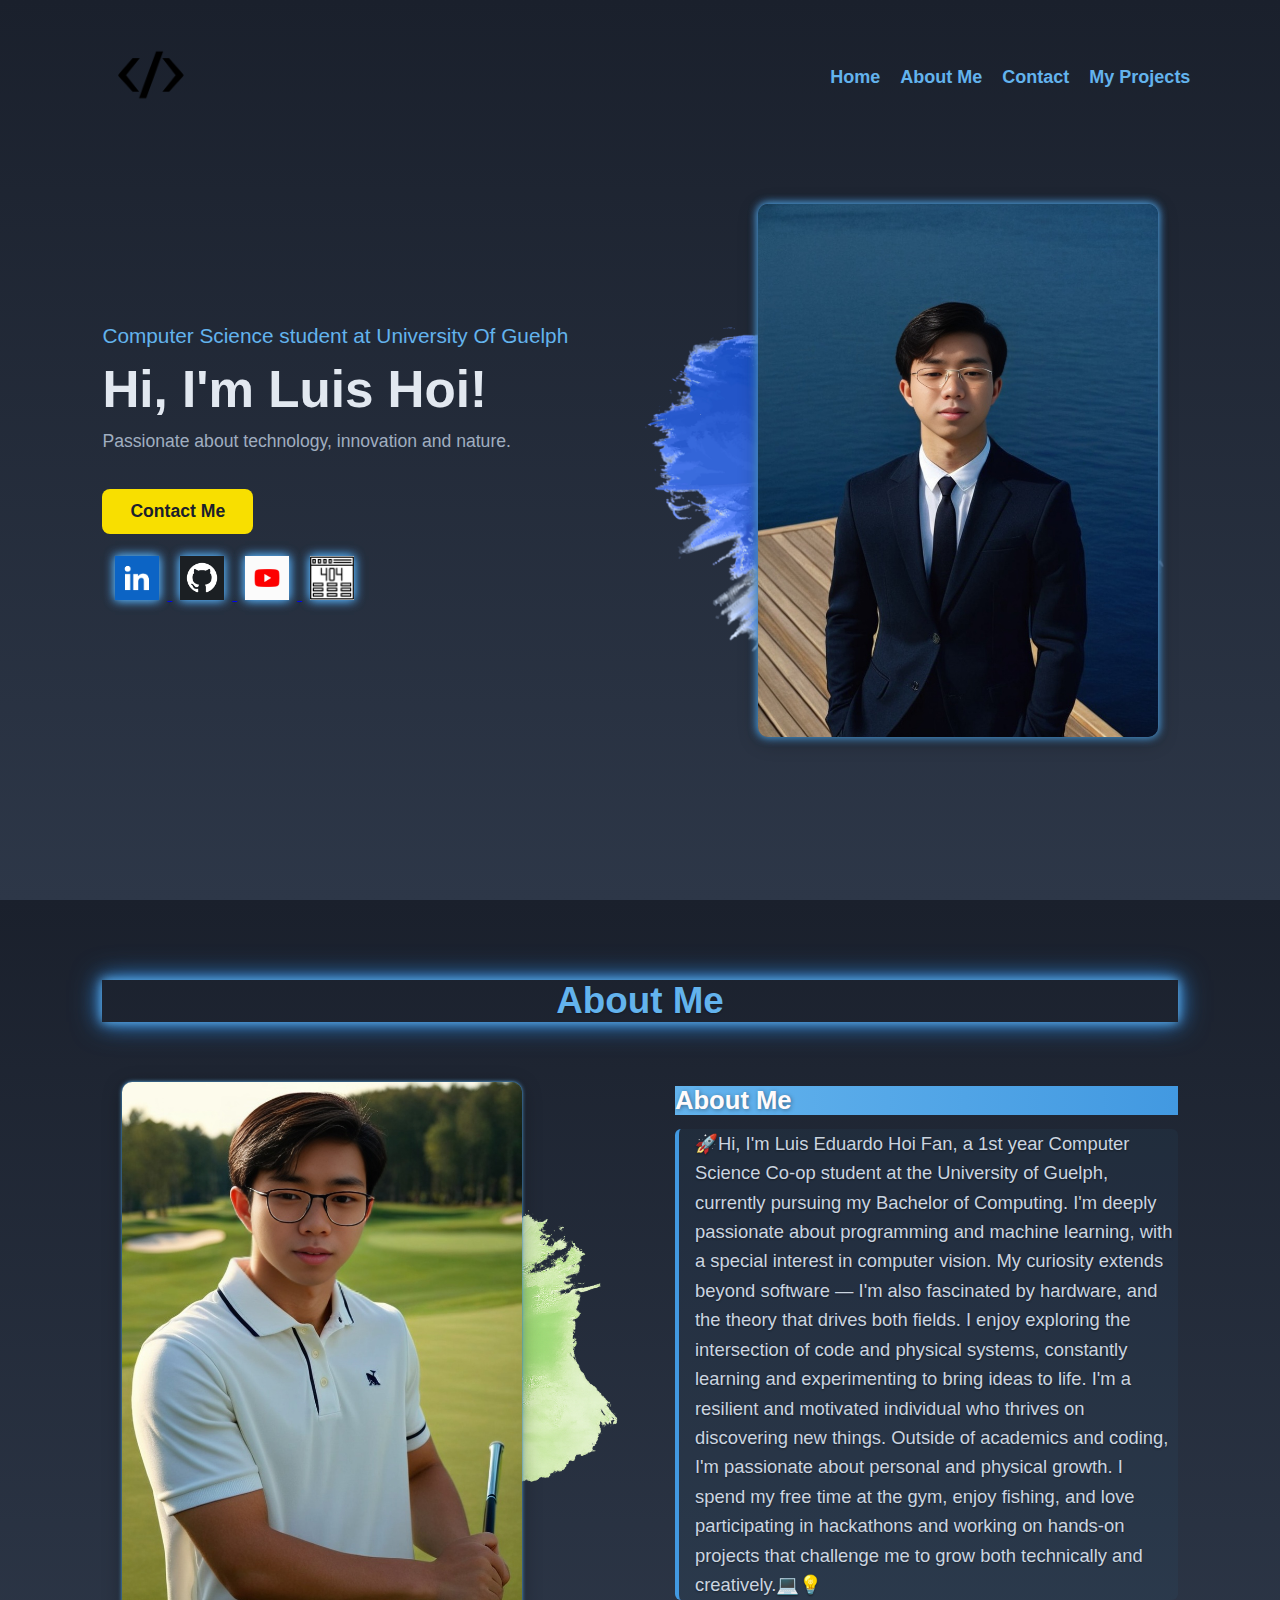
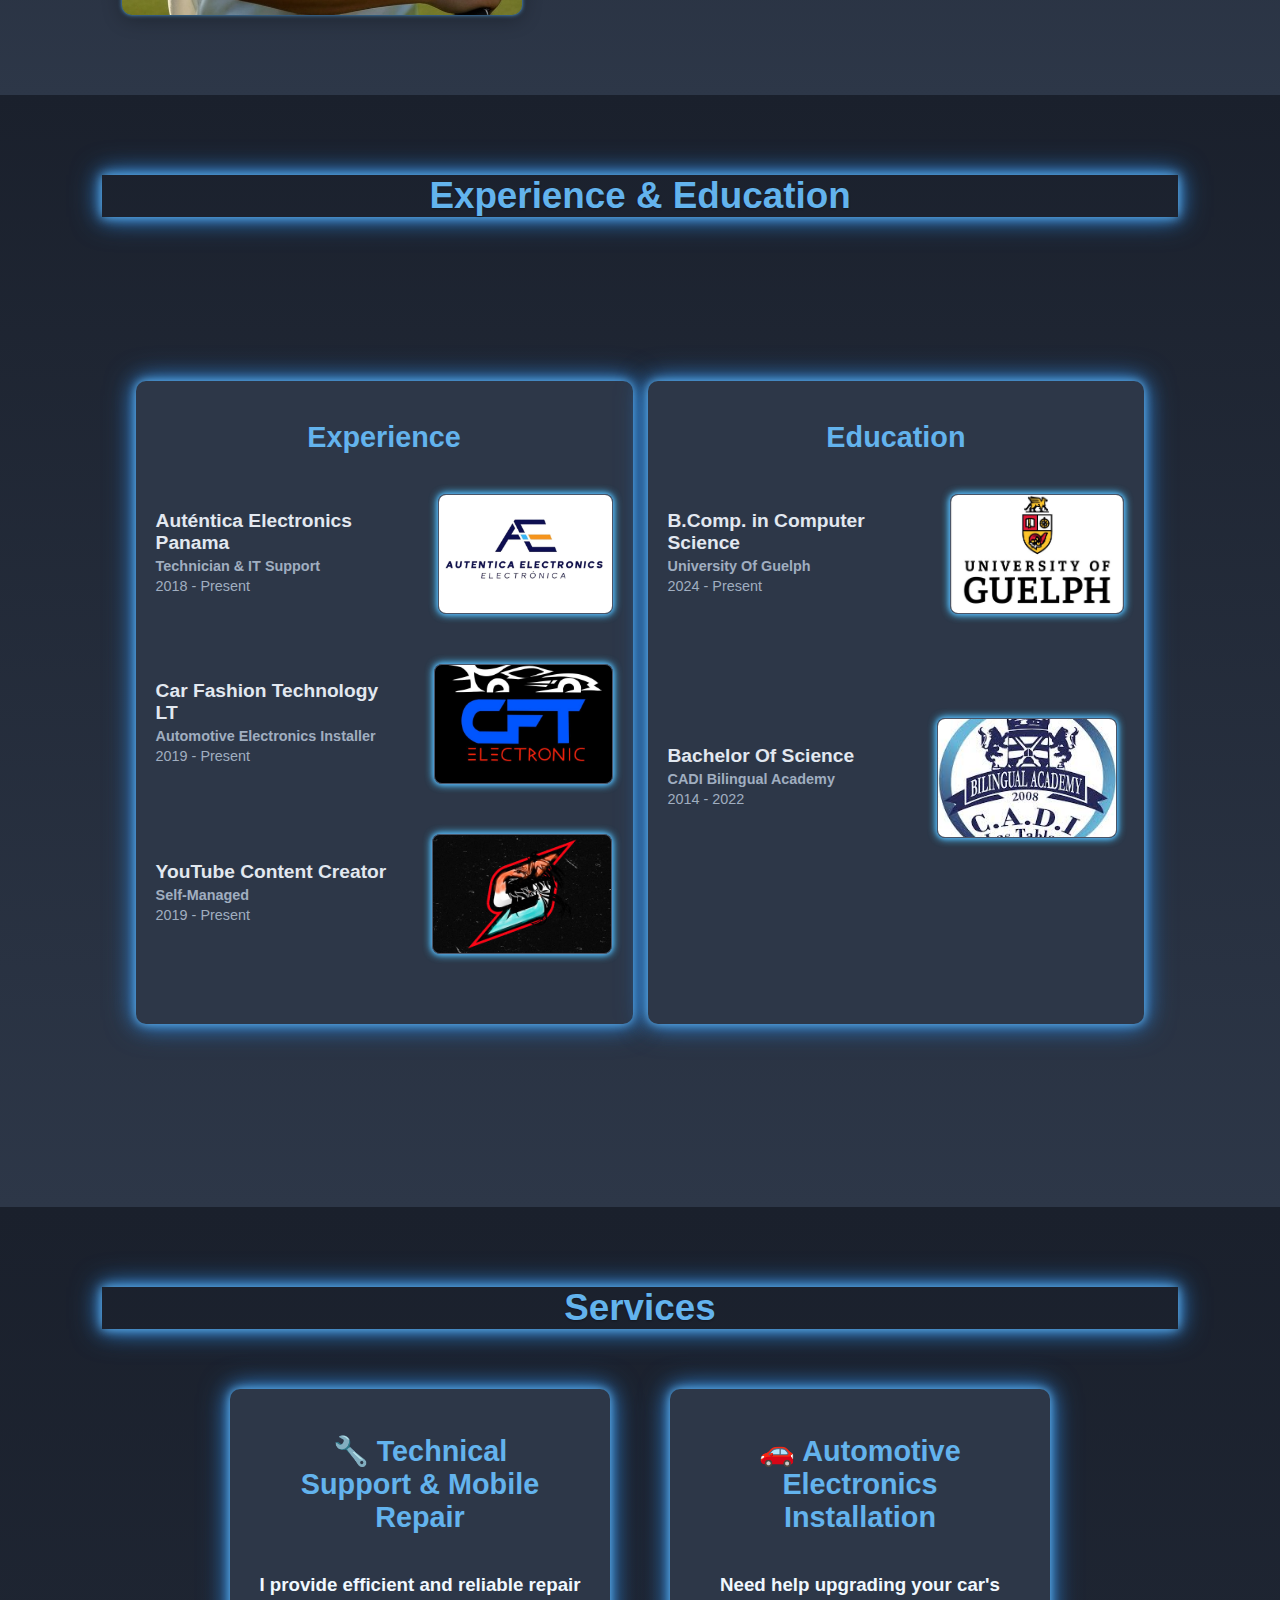
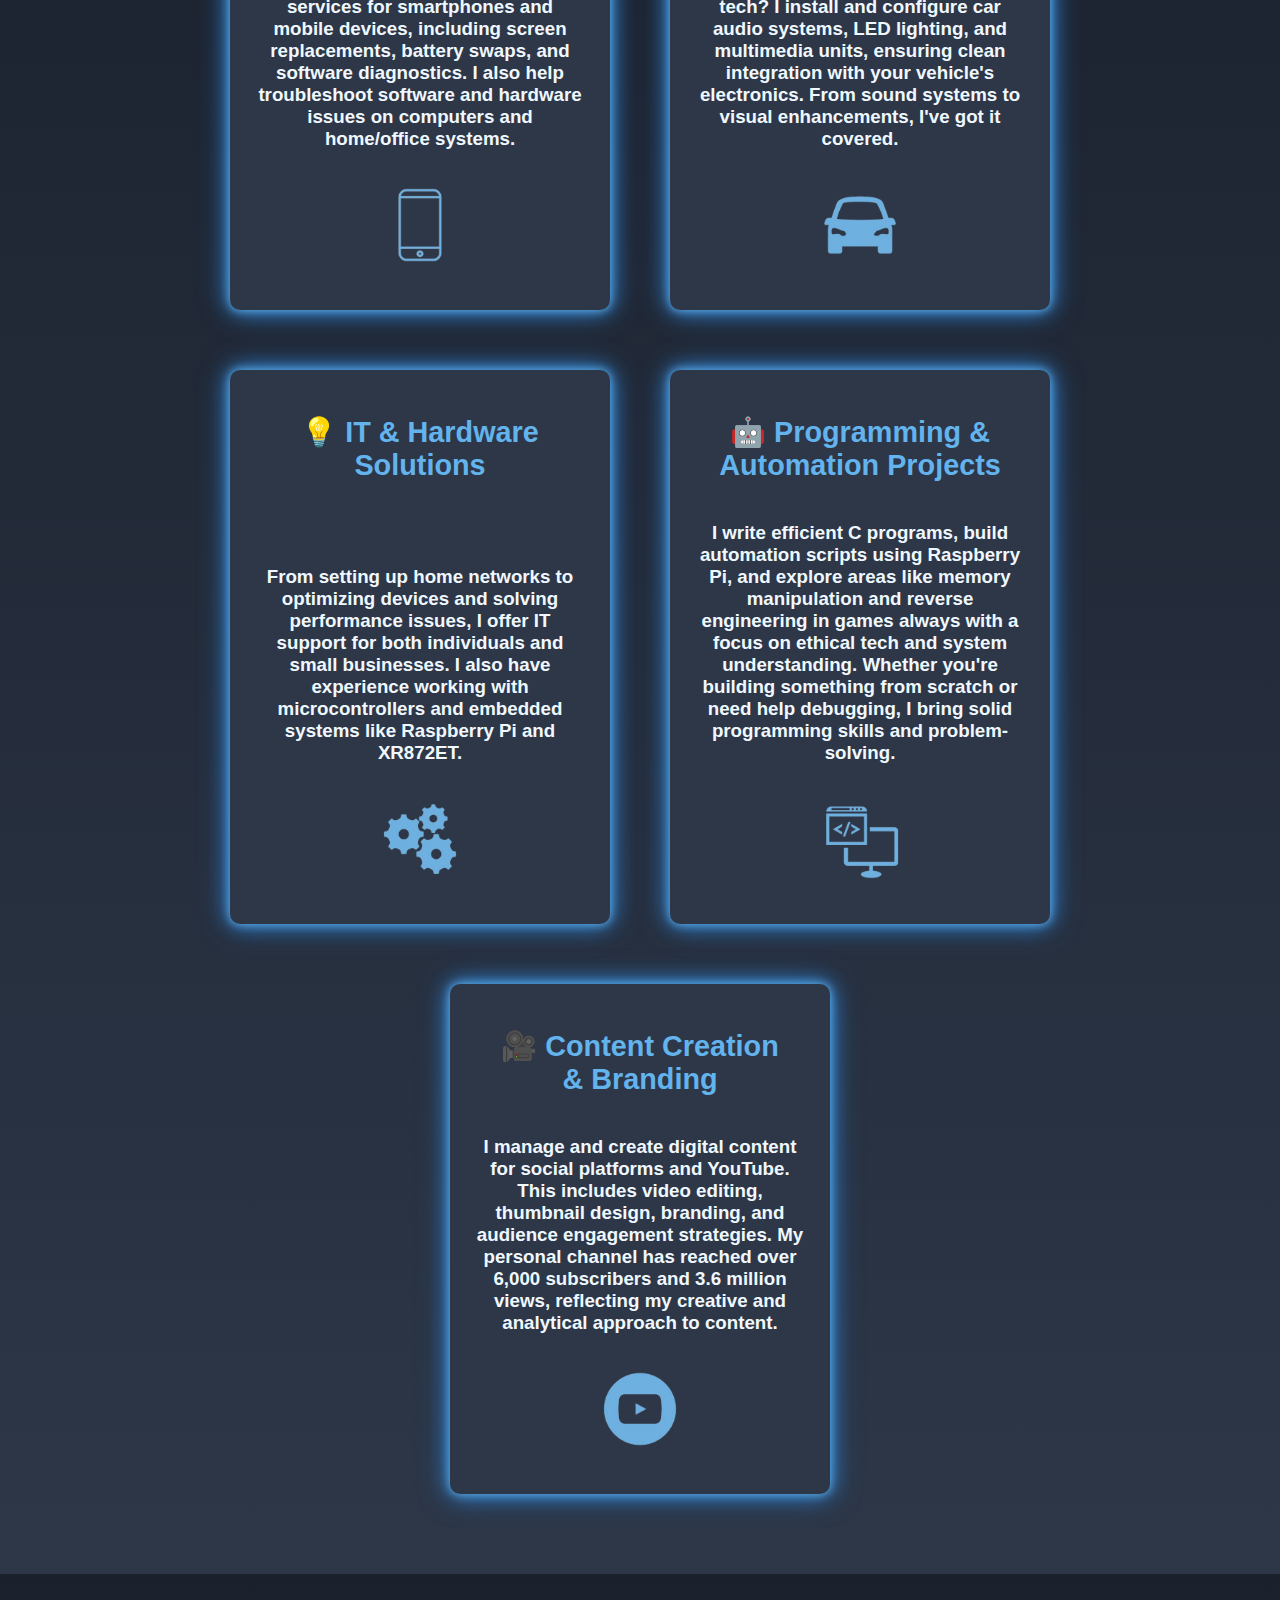
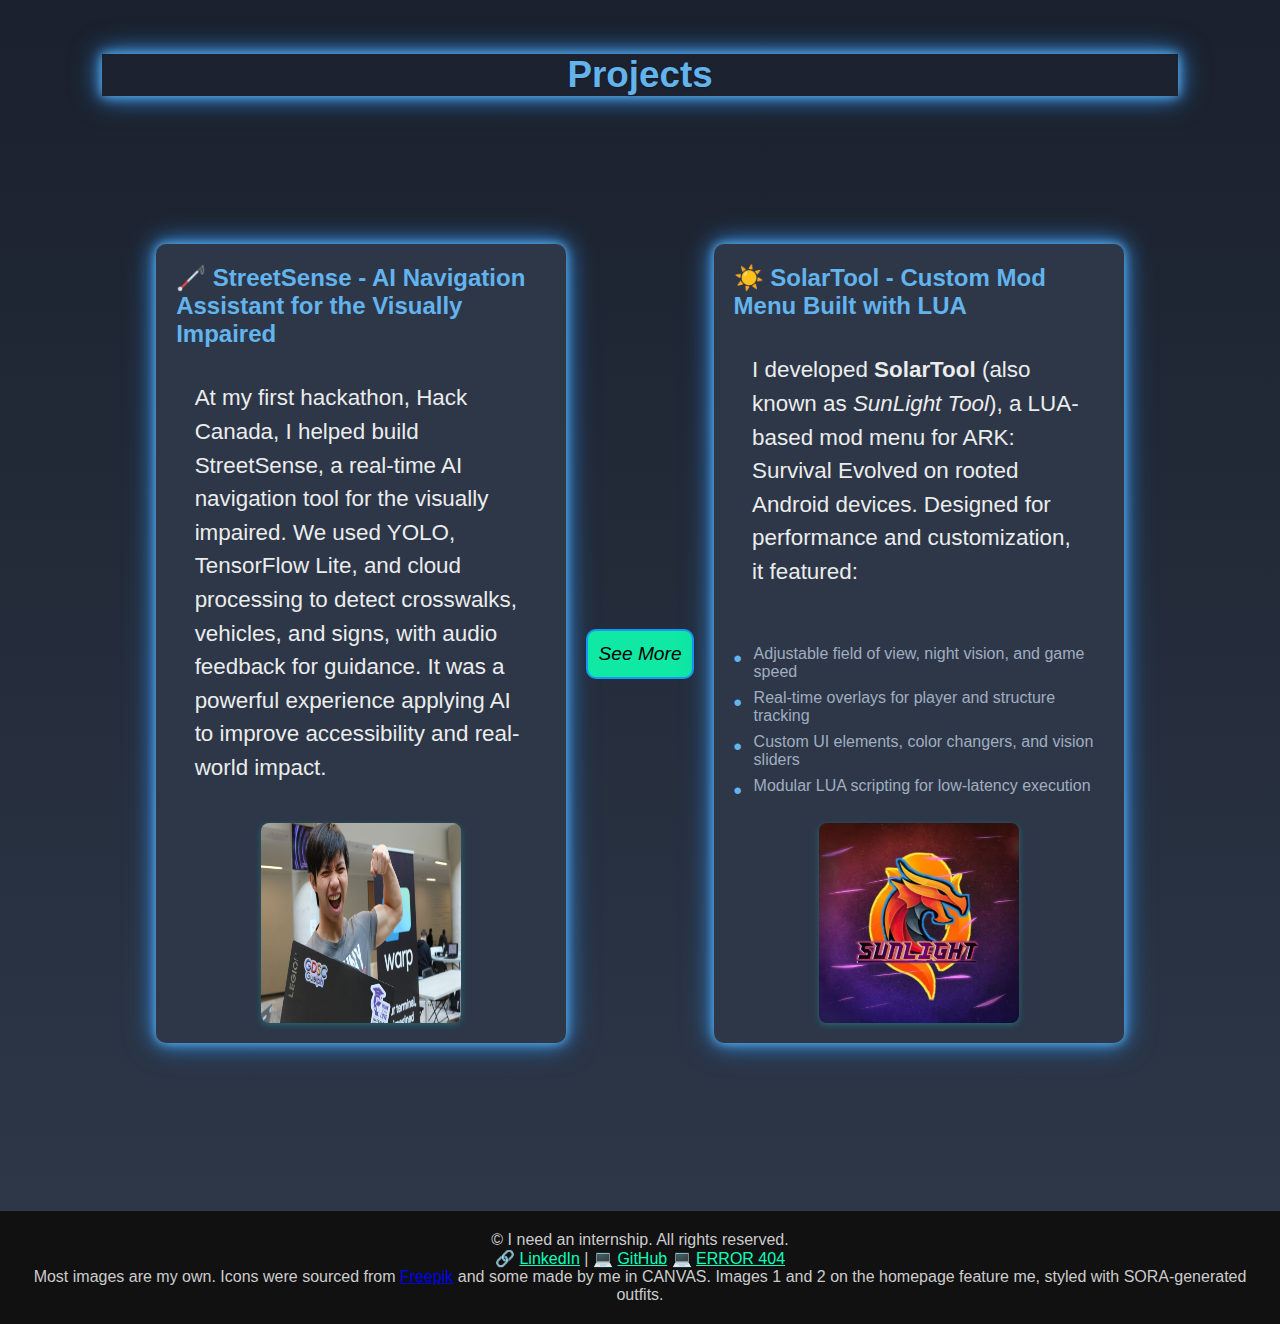
<file: index.html>
<!DOCTYPE html>
<html lang="en">
<head>
<meta charset="UTF-8">
<meta name="viewport" content="width=device-width, initial-scale=1.0">
<title>Luis Hoi</title>
<link rel="stylesheet" href="webstyle.css">
<meta name="robots" content="index, follow">
<meta name="theme-color" content="#09f">
<link rel="icon" href="logocode.png">
<meta name="description" content="Luis Hoi portfolio, University of Guelph CS Student">
</head>
<body>
<div class="page-container">
  <div class="nav-bar">
    <a href="home.html"><img title="logo" src="images/logocode.png" alt="logo" class="nav-emblem"></a>
    <ul class="nav-list">
      <li><a href="home.html" rel="noopener noreferrer">Home</a></li>
      <li><a href="two.html" rel="noopener noreferrer">About Me</a></li>
      <li><a href="one.html" rel="noopener noreferrer">Contact</a></li>
      <li><a href="projects.html" rel="noopener noreferrer">My Projects</a></li>
    </ul>
  </div>






    <section id="inicio" class="intro-section">
      <div class="banner-layout">
        <div class="banner-info">
          <h3 class="home-banner-h3">Computer Science student at University Of Guelph</h3>
          <h1>Hi, I'm Luis Hoi!</h1>
          <p>Passionate about technology, innovation and nature.</p>
          <a href="one.html">
            <button class="home-banner-btn">Contact Me</button>
          </a>
        <p class="social-links">
          <a href="https://www.linkedin.com/in/luis-hoi-41a8302a4/" target="_blank">
            <img src="images/lindin.png" alt="LinkedIn" width="44"  class="social-icon"height="44">
          </a>
          <a href="https://github.com/Solarcemir" target="_blank">
            <img src="images/githubb.webp" alt="GitHub" class="social-icon" width="44" height="44">
          </a>
          <a href="https://www.youtube.com/@solarcemir534" target="_blank">
            <img src="images/ytt.png" alt="YouTube" width="44" height="44"  class="social-icon">
          </a>
          <a href="404.html" target="_blank">
            <img src="images/404.jpg" alt="404" width="44" height="44"  class="social-icon">
          </a>
        </p>
      </div>
      <div class="home-profile-pic">
        <img src="images/meinblacksuit.png" alt="Luis Hoi portrait" class="profile-img">
      </div>
    </div>
    </section>
  </div>







  <main>
    <section id="sobre-mi" class="bio-block">
      <h2 class="section-title">About Me</h2>
      <div class="bio-layout">
        <div class="home-bio-pic">
          <img src="images/meingolf.png" class="bio-img">
      </div>
      <div class="bio-desc">
        <h3>About Me</h3>
        <p>🚀Hi, I'm Luis Eduardo Hoi Fan, a 1st year Computer Science Co-op student at the University of Guelph, currently pursuing my Bachelor of Computing. I'm deeply passionate about programming and machine learning, with a special interest in computer vision.
          My curiosity extends beyond software — I'm also fascinated by hardware, and the theory that drives both fields. I enjoy exploring the intersection of code and physical systems, constantly learning and experimenting to bring ideas to life.
          I'm a resilient and motivated individual who thrives on discovering new things. Outside of academics and coding, I'm passionate about personal and physical growth. I spend my free time at the gym, enjoy fishing, and love participating in hackathons and working on hands-on projects that challenge me to grow both technically and creatively.💻💡</p>
      </div>
    </div>
  </section>

  <section class="exp-edu-section">
    <h2 class="section-title">Experience & Education</h2>
    <div class="exp-edu-layout">
      <div class="work-exp">
        <h3 class="subheading">Experience</h3>
        <div class="entry-item">
          <div class="entry-details">
            <h4>Auténtica Electronics Panama</h4>
            <p><strong>Technician & IT Support</strong></p>
            <p>2018 - Present</p>
          </div>
          <img src="images/AutenticaElectronics.jpg" alt="Auténtica logo" class="entry-img">
        </div>
        <div class="entry-item">
          <div class="entry-details">
            <h4>Car Fashion Technology LT</h4>
            <p><strong>Automotive Electronics Installer</strong></p>
            <p>2019 - Present</p>
          </div>
          <br><br><br><br><br>
          <img src="images/CarFashionTechnologylt.jpg" alt="Car Fashion logo" class="entry-img">
        </div>
        <div class="entry-item">
          <div class="entry-details">
            <h4>YouTube Content Creator</h4>
            <p><strong>Self-Managed</strong></p>
            <p>2019 - Present</p>
          </div>
          <br><br><br><br><br><br>
          <p id="provsional"></p>
            <img src="images/ytLogo.jpg" alt="YouTube logo" class="entry-img">
          </div>
        </div>





        <div class="edu-history">
          <h3 class="subheading">Education</h3>
          <div class="entry-item">
            <div class="entry-details">
              <h4>B.Comp. in Computer Science</h4>
              <p><strong>University Of Guelph</strong></p>
              <p>2024 - Present</p>
            </div>
            <img src="images/logoGuelph.jpg" alt="Guelph logo" class="entry-img">
          </div>
          <br><br><br>
          <div class="entry-item">
            <div class="entry-details">
              <h4>Bachelor Of Science</h4>
              <p><strong>CADI Bilingual Academy</strong></p>
              <p>2014 - 2022</p>
            </div>
            <br><br><br><br><br><br>
            <p  id="provisional" >.......</p>
            <img src="images/cadi.jpg" alt="CADI logo" class="entry-img">
          </div>
        </div>
      </div>
    </section>






    <section class="services-section">


      <h2 class="section-title">Services</h2>
      <div class="services-layout">
        <div class="service-card">
          <h3 class="subheading">🔧 Technical Support & Mobile Repair</h3>
          <div class="service-content">
            <div class="service-desc">
              <h3>I provide efficient and reliable repair services for smartphones and mobile devices, including screen replacements, battery swaps, and software diagnostics. I also help troubleshoot software and hardware issues on computers and home/office systems.</h3>
            </div>
            <img class="service-img" src="images/Diseño_sin_título__1_-removebg-preview.png" alt="Technical Support">
          </div>
        </div>


        <div class="service-card">
          <h3 class="subheading">🚗 Automotive Electronics Installation</h3>
          <div class="service-content">
            <div class="service-desc">
              <h3>Need help upgrading your car's tech? I install and configure car audio systems, LED lighting, and multimedia units, ensuring clean integration with your vehicle's electronics. From sound systems to visual enhancements, I've got it covered.</h3>
            </div>
            <img class="service-img" src="images/Diseño_sin_título__2_-removebg-preview.png">
          </div>
        </div>




        <div class="service-card">
          <h3 class="subheading">💡 IT & Hardware Solutions</h3>
          <div class="service-content">
            <div class="service-desc">
              <h3>From setting up home networks to optimizing devices and solving performance issues, I offer IT support for both individuals and small businesses. I also have experience working with microcontrollers and embedded systems like Raspberry Pi and XR872ET.</h3>
            </div>
            <img class="service-img" src="images/Diseño_sin_título__3_-removebg-preview.png" alt="IT Solutions">
          </div>
        </div>



        <div class="service-card">
          <h3 class="subheading">🤖 Programming & Automation Projects</h3>
          <div class="service-content">
            <div class="service-desc">
              <h3>I write efficient C programs, build automation scripts using Raspberry Pi, and explore areas like memory manipulation and reverse engineering in games always with a focus on ethical tech and system understanding. Whether you're building something from scratch or need help debugging, I bring solid programming skills and problem-solving.</h3>
            </div>



            <img class="service-img" src="images/Diseño_sin_título__4_-removebg-preview.png" alt="Programming">
          </div>
        </div>
        <div class="service-card">
          <h3 class="subheading">🎥 Content Creation & Branding</h3>
          <div class="service-content">
            <div class="service-desc">
              <h3>I manage and create digital content for social platforms and YouTube. This includes video editing, thumbnail design, branding, and audience engagement strategies. My personal channel has reached over 6,000 subscribers and 3.6 million views, reflecting my creative and analytical approach to content.</h3>
            </div>
            <img class="service-img" src="images/Diseño_sin_título__5_-removebg-preview.png" alt="Content Creation">
          </div>
        </div>
      </div>
    </section>




    

    <section class="home-projects-section">
      <h2 class="section-title">Projects</h2>
      <div class="home-projects-layout">
        <div class="projects-grid">
      <div class="project-item">
        <h3>🦯 StreetSense - AI Navigation Assistant for the Visually Impaired</h3>
        <p>At my first hackathon, Hack Canada, I helped build StreetSense, a real-time AI navigation tool for the visually impaired. We used YOLO, TensorFlow Lite, and cloud processing to detect crosswalks, vehicles, and signs, with audio feedback for guidance. It was a powerful experience applying AI to improve accessibility and real-world impact.</p>
        <img src="images/hackathon.jpg" alt="StreetSense Project Image" class="home-project-img">
      </div>
      <div class="btn-container">
        <a href="projects.html" class="see-more-link">See More</a>
      </div>
      <div class="project-item">
        <h3>☀️ SolarTool - Custom Mod Menu Built with LUA</h3>
            <p>I developed <strong>SolarTool</strong> (also known as <em>SunLight Tool</em>), a LUA-based mod menu for ARK: Survival Evolved on rooted Android devices. Designed for performance and customization, it featured:</p>
          <ul>
            <li>Adjustable field of view, night vision, and game speed</li>
            <li>Real-time overlays for player and structure tracking</li>
            <li>Custom UI elements, color changers, and vision sliders</li>
            <li>Modular LUA scripting for low-latency execution</li>
          </ul>
          <img src="images/sunlightool" alt="SolarTool Project Image" class="home-project-img">
        </div>
        </div>
      </div>
  </section>
</main>



<footer class="page-footer">
  <p>© I need an internship. All rights reserved.</p>
  <p>
    🔗 <a href="https://www.linkedin.com/in/luis-hoi-41a8302a4/" class="footer-link">LinkedIn</a> |
    💻 <a href="https://github.com/dashboard" class="footer-link">GitHub</a>
    💻 <a href="404.html" class="footer-link">ERROR 404</a>
  </p>
  <p>Most images are my own. Icons were sourced from <a href="https://www.freepik.com" target="_blank">Freepik</a> and some made by me in CANVAS. Images 1 and 2 on the homepage feature me, styled with SORA-generated outfits.</p>
</footer>
</body>
</html>
</file>
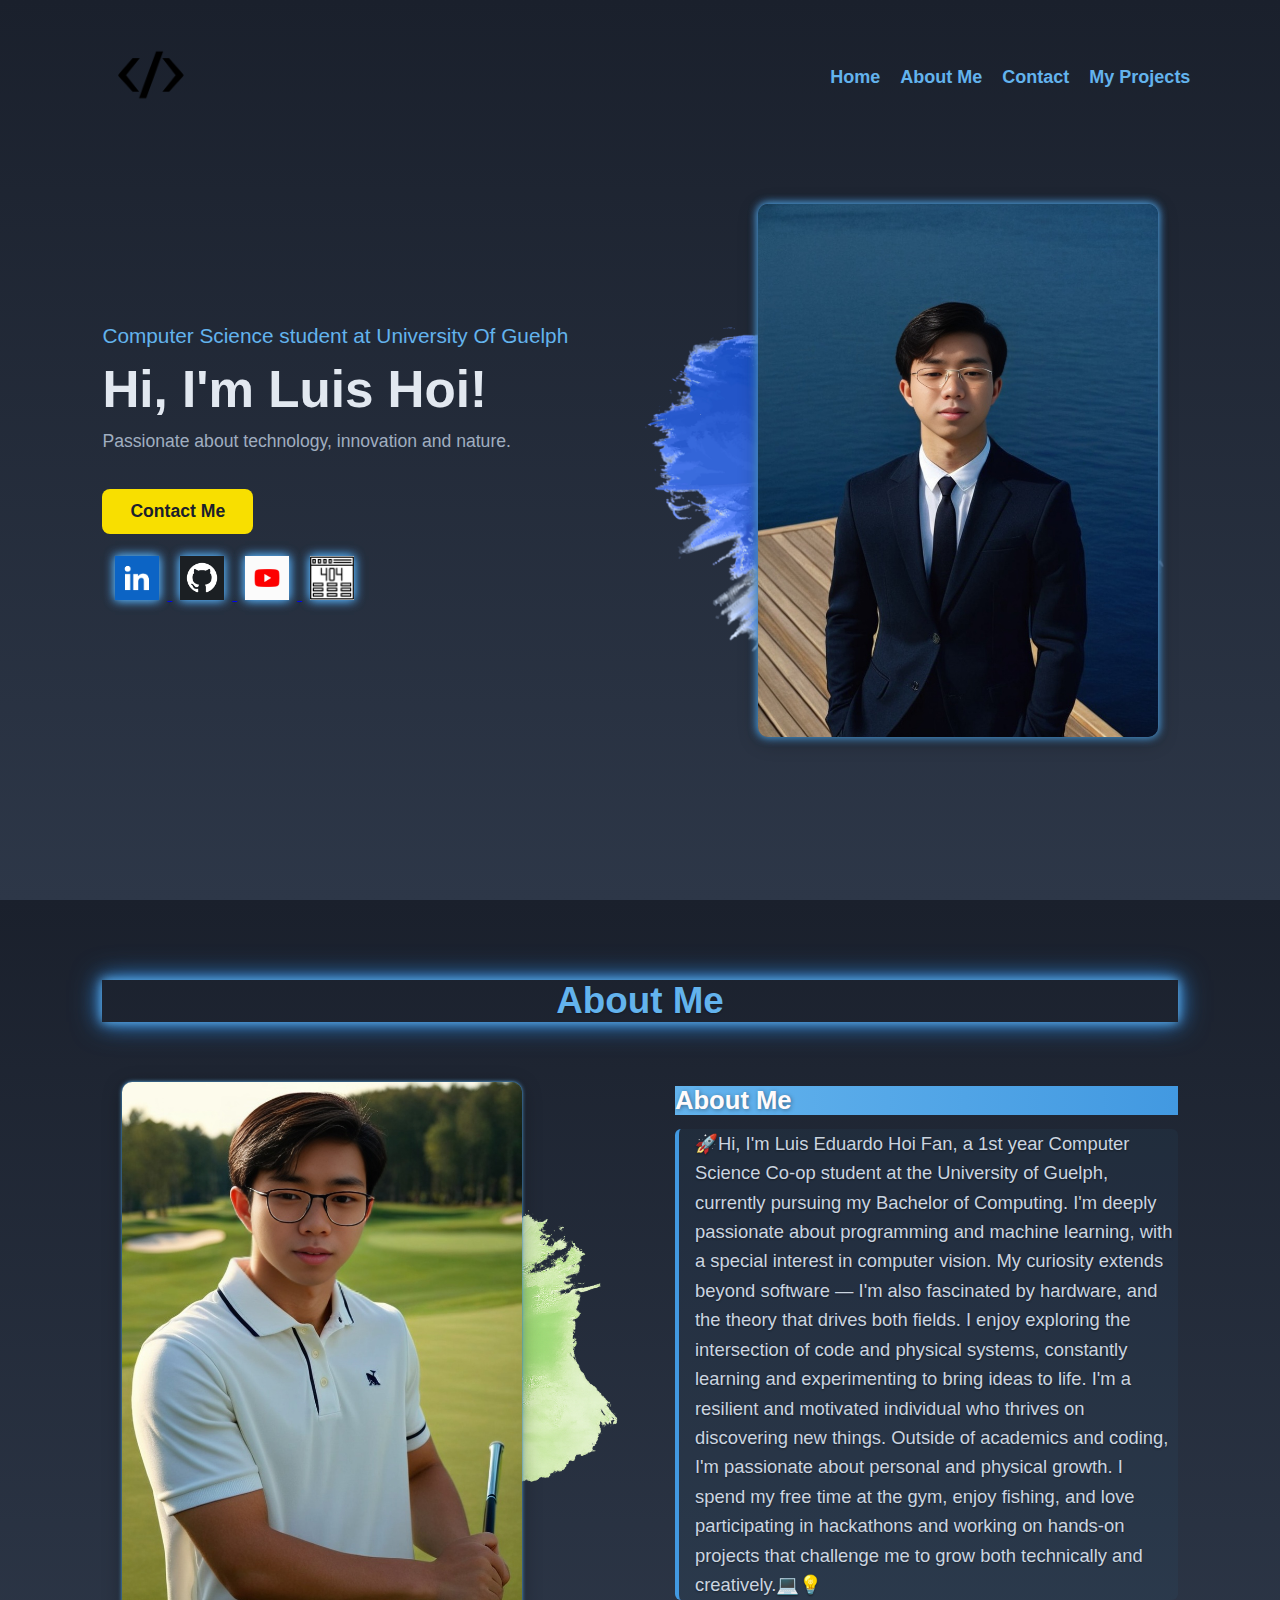
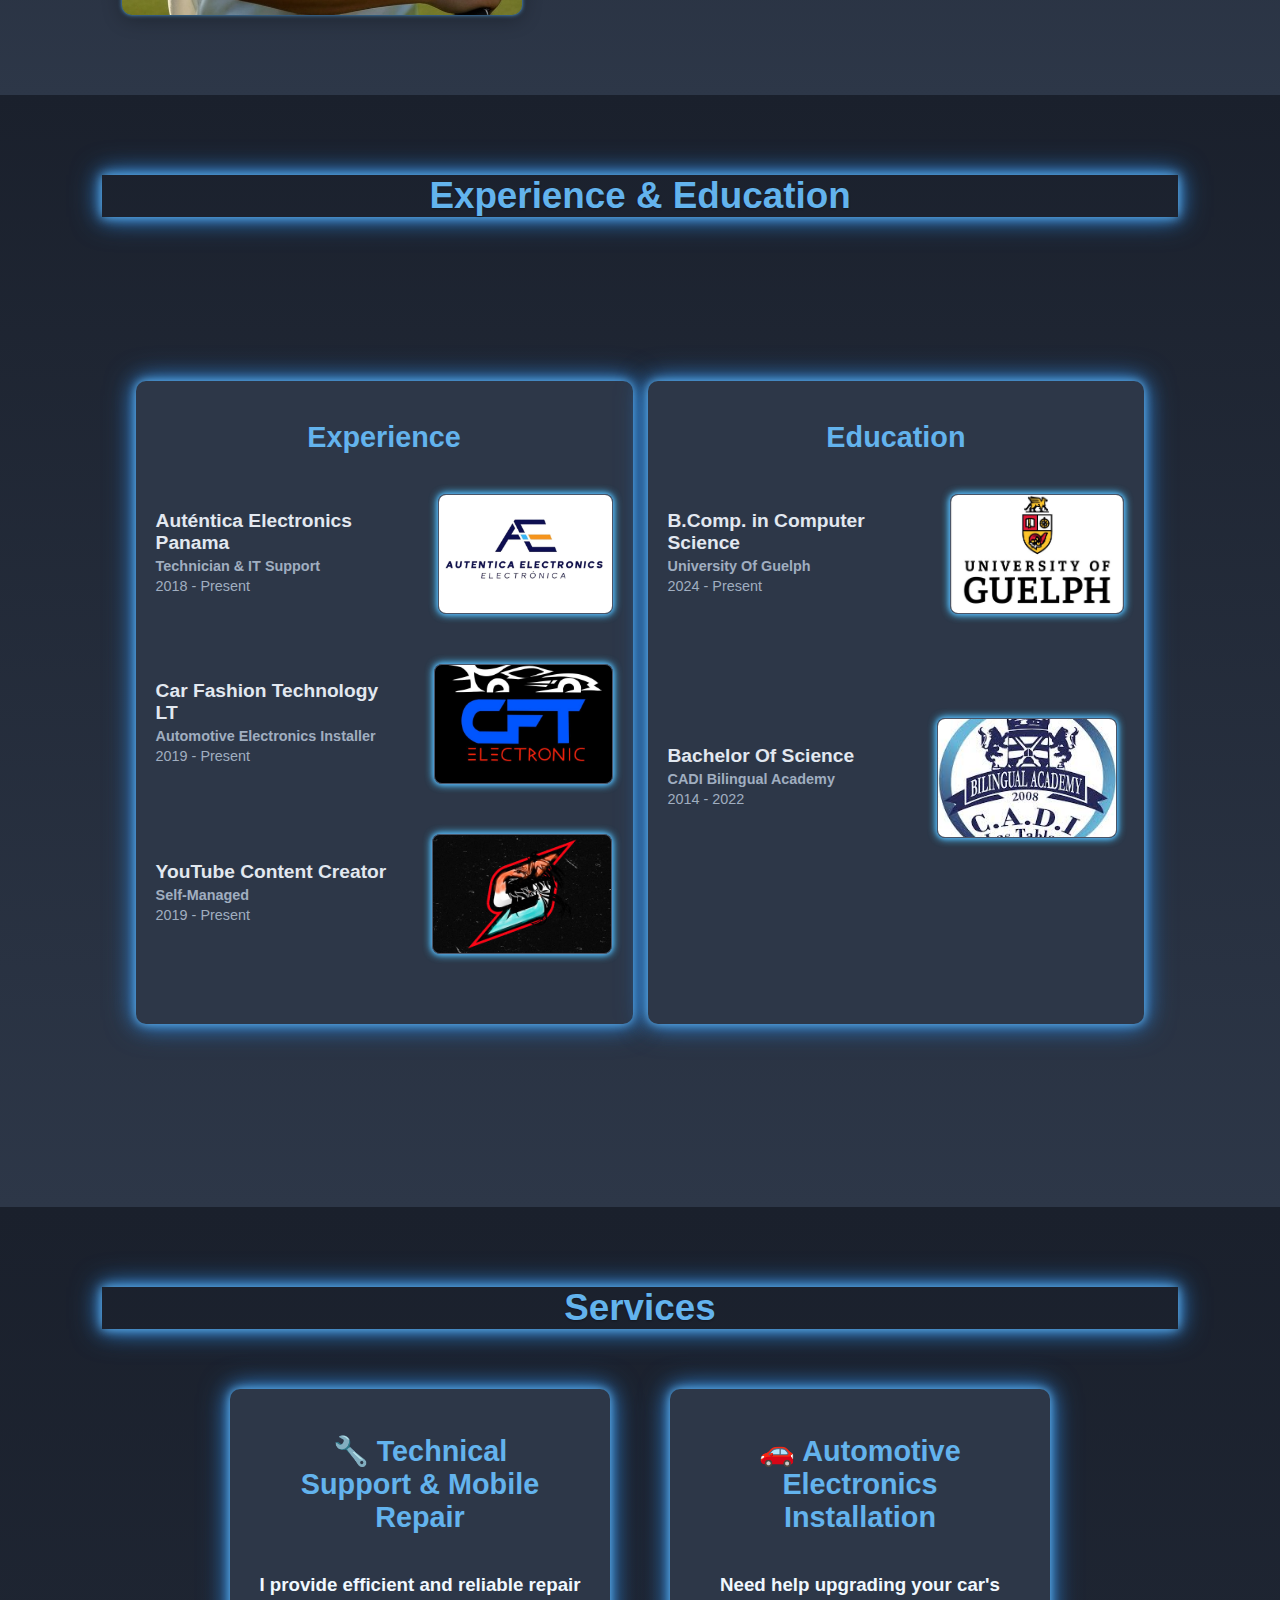
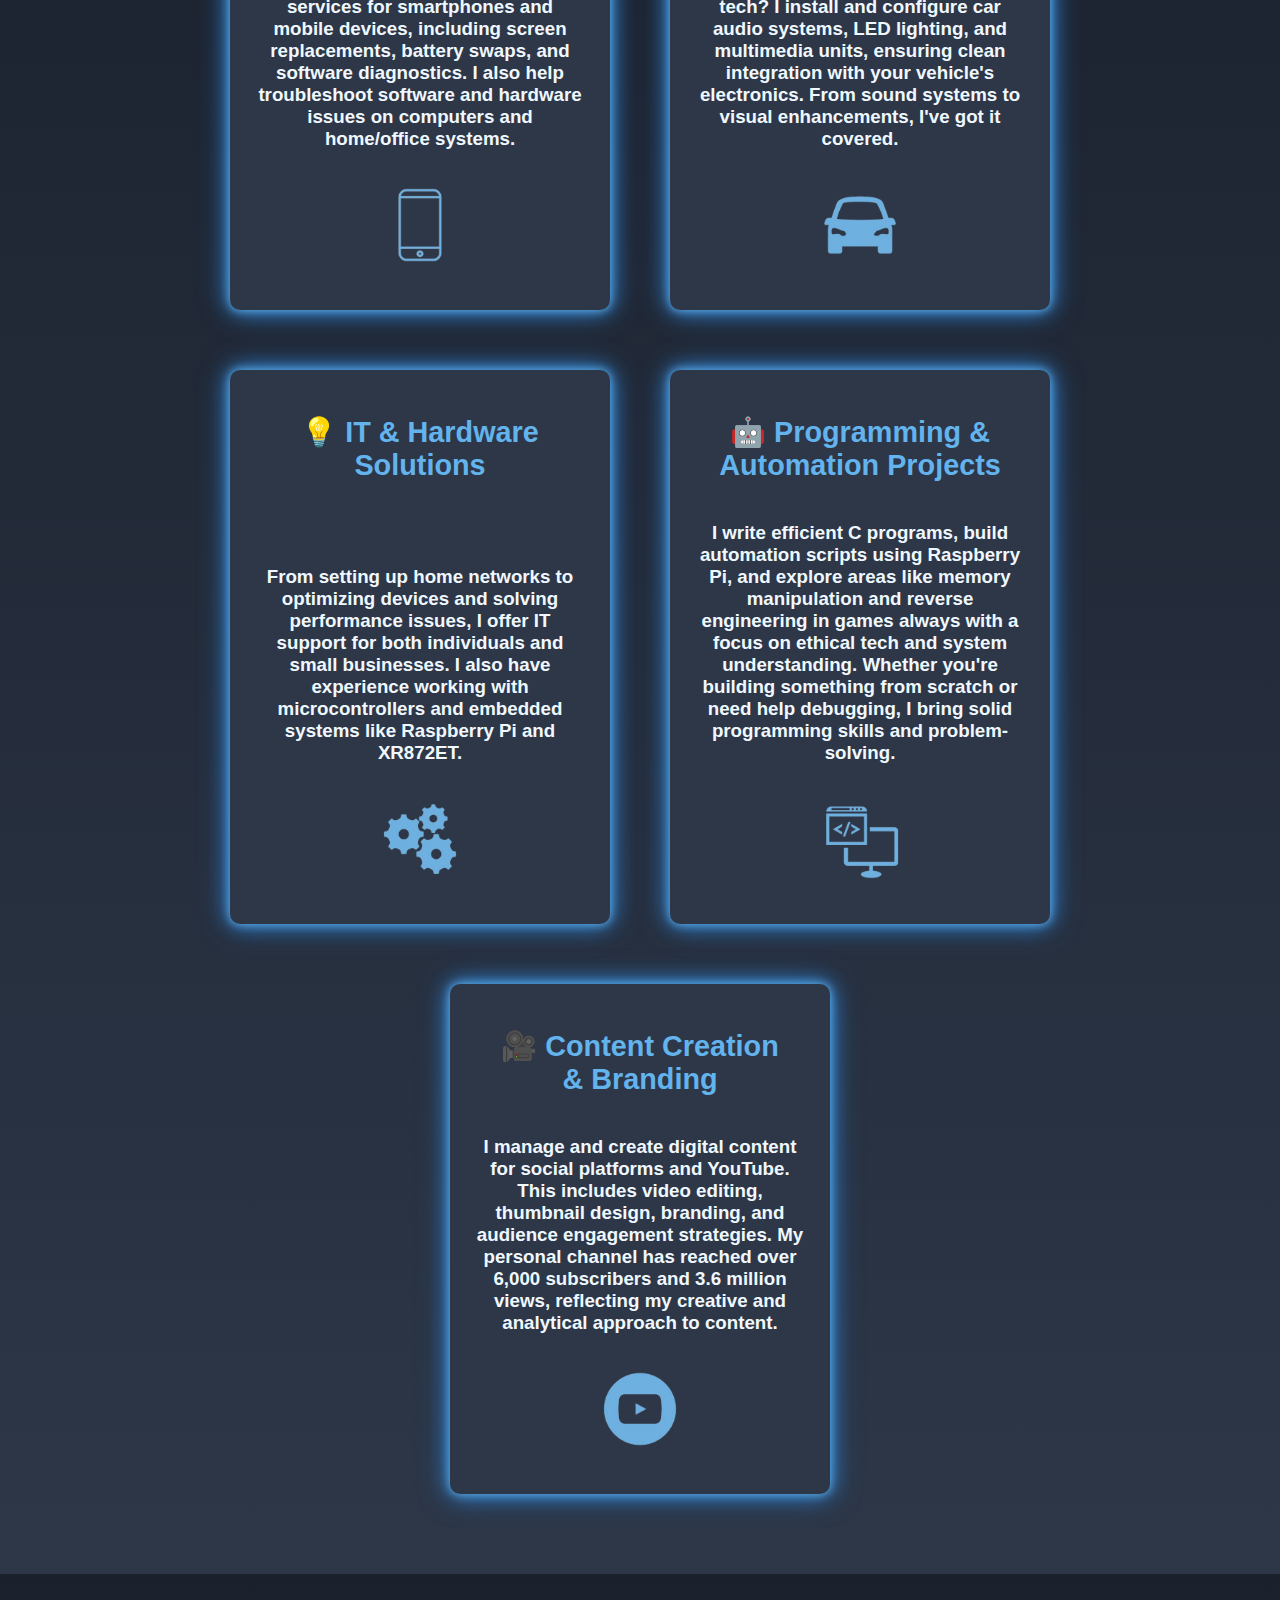
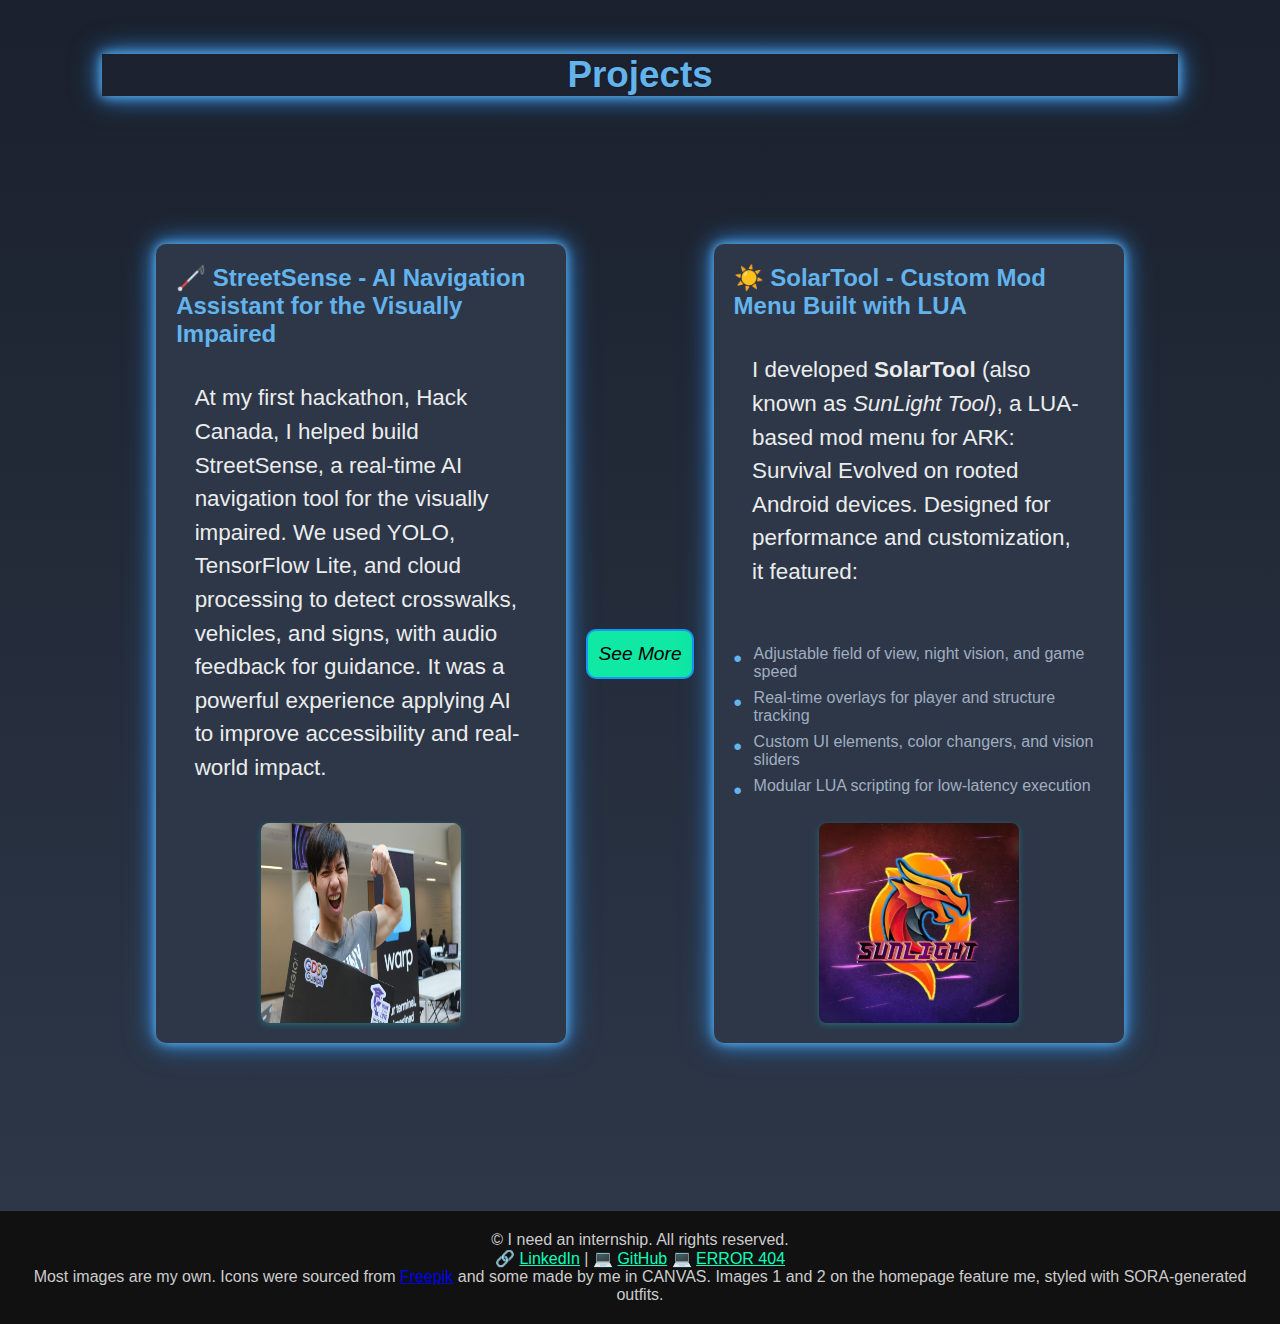
<file: home.html>
<!DOCTYPE html>
<html lang="en">
<head>
<meta charset="UTF-8">
<meta name="viewport" content="width=device-width, initial-scale=1.0">
<title>Luis Hoi</title>
<link rel="stylesheet" href="webstyle.css">
<meta name="robots" content="index, follow">
<meta name="theme-color" content="#09f">
<link rel="icon" href="logocode.png">
<meta name="description" content="Luis Hoi portfolio, University of Guelph CS Student">
</head>
<body>
<div class="page-container">
  <div class="nav-bar">
    <a href="home.html"><img title="logo" src="images/logocode.png" alt="logo" class="nav-emblem"></a>
    <ul class="nav-list">
      <li><a href="home.html" rel="noopener noreferrer">Home</a></li>
      <li><a href="two.html" rel="noopener noreferrer">About Me</a></li>
      <li><a href="one.html" rel="noopener noreferrer">Contact</a></li>
      <li><a href="projects.html" rel="noopener noreferrer">My Projects</a></li>
    </ul>
  </div>






    <section id="inicio" class="intro-section">
      <div class="banner-layout">
        <div class="banner-info">
          <h3 class="home-banner-h3">Computer Science student at University Of Guelph</h3>
          <h1>Hi, I'm Luis Hoi!</h1>
          <p>Passionate about technology, innovation and nature.</p>
          <a href="one.html">
            <button class="home-banner-btn">Contact Me</button>
          </a>
        <p class="social-links">
          <a href="https://www.linkedin.com/in/luis-hoi-41a8302a4/" target="_blank">
            <img src="images/lindin.png" alt="LinkedIn" width="44"  class="social-icon"height="44">
          </a>
          <a href="https://github.com/Solarcemir" target="_blank">
            <img src="images/githubb.webp" alt="GitHub" class="social-icon" width="44" height="44">
          </a>
          <a href="https://www.youtube.com/@solarcemir534" target="_blank">
            <img src="images/ytt.png" alt="YouTube" width="44" height="44"  class="social-icon">
          </a>
          <a href="404.html" target="_blank">
            <img src="images/404.jpg" alt="404" width="44" height="44"  class="social-icon">
          </a>
        </p>
      </div>
      <div class="home-profile-pic">
        <img src="/images/meinblacksuit.png" class="profile-img">
      </div>
    </div>
    </section>
  </div>







  <main>
    <section id="sobre-mi" class="bio-block">
      <h2 class="section-title">About Me</h2>
      <div class="bio-layout">
        <div class="home-bio-pic">
          <img src="images/meingolf.png" class="bio-img">
      </div>
      <div class="bio-desc">
        <h3>About Me</h3>
        <p>🚀Hi, I'm Luis Eduardo Hoi Fan, a 1st year Computer Science Co-op student at the University of Guelph, currently pursuing my Bachelor of Computing. I'm deeply passionate about programming and machine learning, with a special interest in computer vision.
          My curiosity extends beyond software — I'm also fascinated by hardware, and the theory that drives both fields. I enjoy exploring the intersection of code and physical systems, constantly learning and experimenting to bring ideas to life.
          I'm a resilient and motivated individual who thrives on discovering new things. Outside of academics and coding, I'm passionate about personal and physical growth. I spend my free time at the gym, enjoy fishing, and love participating in hackathons and working on hands-on projects that challenge me to grow both technically and creatively.💻💡</p>
      </div>
    </div>
  </section>

  <section class="exp-edu-section">
    <h2 class="section-title">Experience & Education</h2>
    <div class="exp-edu-layout">
      <div class="work-exp">
        <h3 class="subheading">Experience</h3>
        <div class="entry-item">
          <div class="entry-details">
            <h4>Auténtica Electronics Panama</h4>
            <p><strong>Technician & IT Support</strong></p>
            <p>2018 - Present</p>
          </div>
          <img src="images/AutenticaElectronics.jpg" alt="Auténtica logo" class="entry-img">
        </div>
        <div class="entry-item">
          <div class="entry-details">
            <h4>Car Fashion Technology LT</h4>
            <p><strong>Automotive Electronics Installer</strong></p>
            <p>2019 - Present</p>
          </div>
          <br><br><br><br><br>
          <img src="images/CarFashionTechnologylt.jpg" alt="Car Fashion logo" class="entry-img">
        </div>
        <div class="entry-item">
          <div class="entry-details">
            <h4>YouTube Content Creator</h4>
            <p><strong>Self-Managed</strong></p>
            <p>2019 - Present</p>
          </div>
          <br><br><br><br><br><br>
          <p id="provsional"></p>
            <img src="images/ytLogo.jpg" alt="YouTube logo" class="entry-img">
          </div>
        </div>





        <div class="edu-history">
          <h3 class="subheading">Education</h3>
          <div class="entry-item">
            <div class="entry-details">
              <h4>B.Comp. in Computer Science</h4>
              <p><strong>University Of Guelph</strong></p>
              <p>2024 - Present</p>
            </div>
            <img src="images/logoGuelph.jpg" alt="Guelph logo" class="entry-img">
          </div>
          <br><br><br>
          <div class="entry-item">
            <div class="entry-details">
              <h4>Bachelor Of Science</h4>
              <p><strong>CADI Bilingual Academy</strong></p>
              <p>2014 - 2022</p>
            </div>
            <br><br><br><br><br><br>
            <p  id="provisional" >.......</p>
            <img src="images/cadi.jpg" alt="CADI logo" class="entry-img">
          </div>
        </div>
      </div>
    </section>






    <section class="services-section">


      <h2 class="section-title">Services</h2>
      <div class="services-layout">
        <div class="service-card">
          <h3 class="subheading">🔧 Technical Support & Mobile Repair</h3>
          <div class="service-content">
            <div class="service-desc">
              <h3>I provide efficient and reliable repair services for smartphones and mobile devices, including screen replacements, battery swaps, and software diagnostics. I also help troubleshoot software and hardware issues on computers and home/office systems.</h3>
            </div>
            <img class="service-img" src="images/Diseño_sin_título__1_-removebg-preview.png" alt="Technical Support">
          </div>
        </div>


        <div class="service-card">
          <h3 class="subheading">🚗 Automotive Electronics Installation</h3>
          <div class="service-content">
            <div class="service-desc">
              <h3>Need help upgrading your car's tech? I install and configure car audio systems, LED lighting, and multimedia units, ensuring clean integration with your vehicle's electronics. From sound systems to visual enhancements, I've got it covered.</h3>
            </div>
            <img class="service-img" src="images/Diseño_sin_título__2_-removebg-preview.png">
          </div>
        </div>




        <div class="service-card">
          <h3 class="subheading">💡 IT & Hardware Solutions</h3>
          <div class="service-content">
            <div class="service-desc">
              <h3>From setting up home networks to optimizing devices and solving performance issues, I offer IT support for both individuals and small businesses. I also have experience working with microcontrollers and embedded systems like Raspberry Pi and XR872ET.</h3>
            </div>
            <img class="service-img" src="images/Diseño_sin_título__3_-removebg-preview.png" alt="IT Solutions">
          </div>
        </div>



        <div class="service-card">
          <h3 class="subheading">🤖 Programming & Automation Projects</h3>
          <div class="service-content">
            <div class="service-desc">
              <h3>I write efficient C programs, build automation scripts using Raspberry Pi, and explore areas like memory manipulation and reverse engineering in games always with a focus on ethical tech and system understanding. Whether you're building something from scratch or need help debugging, I bring solid programming skills and problem-solving.</h3>
            </div>



            <img class="service-img" src="images/Diseño_sin_título__4_-removebg-preview.png" alt="Programming">
          </div>
        </div>
        <div class="service-card">
          <h3 class="subheading">🎥 Content Creation & Branding</h3>
          <div class="service-content">
            <div class="service-desc">
              <h3>I manage and create digital content for social platforms and YouTube. This includes video editing, thumbnail design, branding, and audience engagement strategies. My personal channel has reached over 6,000 subscribers and 3.6 million views, reflecting my creative and analytical approach to content.</h3>
            </div>
            <img class="service-img" src="images/Diseño_sin_título__5_-removebg-preview.png" alt="Content Creation">
          </div>
        </div>
      </div>
    </section>




    

    <section class="home-projects-section">
      <h2 class="section-title">Projects</h2>
      <div class="home-projects-layout">
        <div class="projects-grid">
      <div class="project-item">
        <h3>🦯 StreetSense - AI Navigation Assistant for the Visually Impaired</h3>
        <p>At my first hackathon, Hack Canada, I helped build StreetSense, a real-time AI navigation tool for the visually impaired. We used YOLO, TensorFlow Lite, and cloud processing to detect crosswalks, vehicles, and signs, with audio feedback for guidance. It was a powerful experience applying AI to improve accessibility and real-world impact.</p>
        <img src="images/hackathon.jpg" alt="StreetSense Project Image" class="home-project-img">
      </div>
      <div class="btn-container">
        <a href="projects.html" class="see-more-link">See More</a>
      </div>
      <div class="project-item">
        <h3>☀️ SolarTool - Custom Mod Menu Built with LUA</h3>
            <p>I developed <strong>SolarTool</strong> (also known as <em>SunLight Tool</em>), a LUA-based mod menu for ARK: Survival Evolved on rooted Android devices. Designed for performance and customization, it featured:</p>
          <ul>
            <li>Adjustable field of view, night vision, and game speed</li>
            <li>Real-time overlays for player and structure tracking</li>
            <li>Custom UI elements, color changers, and vision sliders</li>
            <li>Modular LUA scripting for low-latency execution</li>
          </ul>
          <img src="images/sunlightool" alt="SolarTool Project Image" class="home-project-img">
        </div>
        </div>
      </div>
  </section>
</main>



<footer class="page-footer">
  <p>© I need an internship. All rights reserved.</p>
  <p>
    🔗 <a href="https://www.linkedin.com/in/luis-hoi-41a8302a4/" class="footer-link">LinkedIn</a> |
    💻 <a href="https://github.com/dashboard" class="footer-link">GitHub</a>
    💻 <a href="404.html" class="footer-link">ERROR 404</a>
  </p>
  <p>Most images are my own. Icons were sourced from <a href="https://www.freepik.com" target="_blank">Freepik</a> and some made by me in CANVAS. Images 1 and 2 on the homepage feature me, styled with SORA-generated outfits.</p>
</footer>
</body>
</html>
</file>
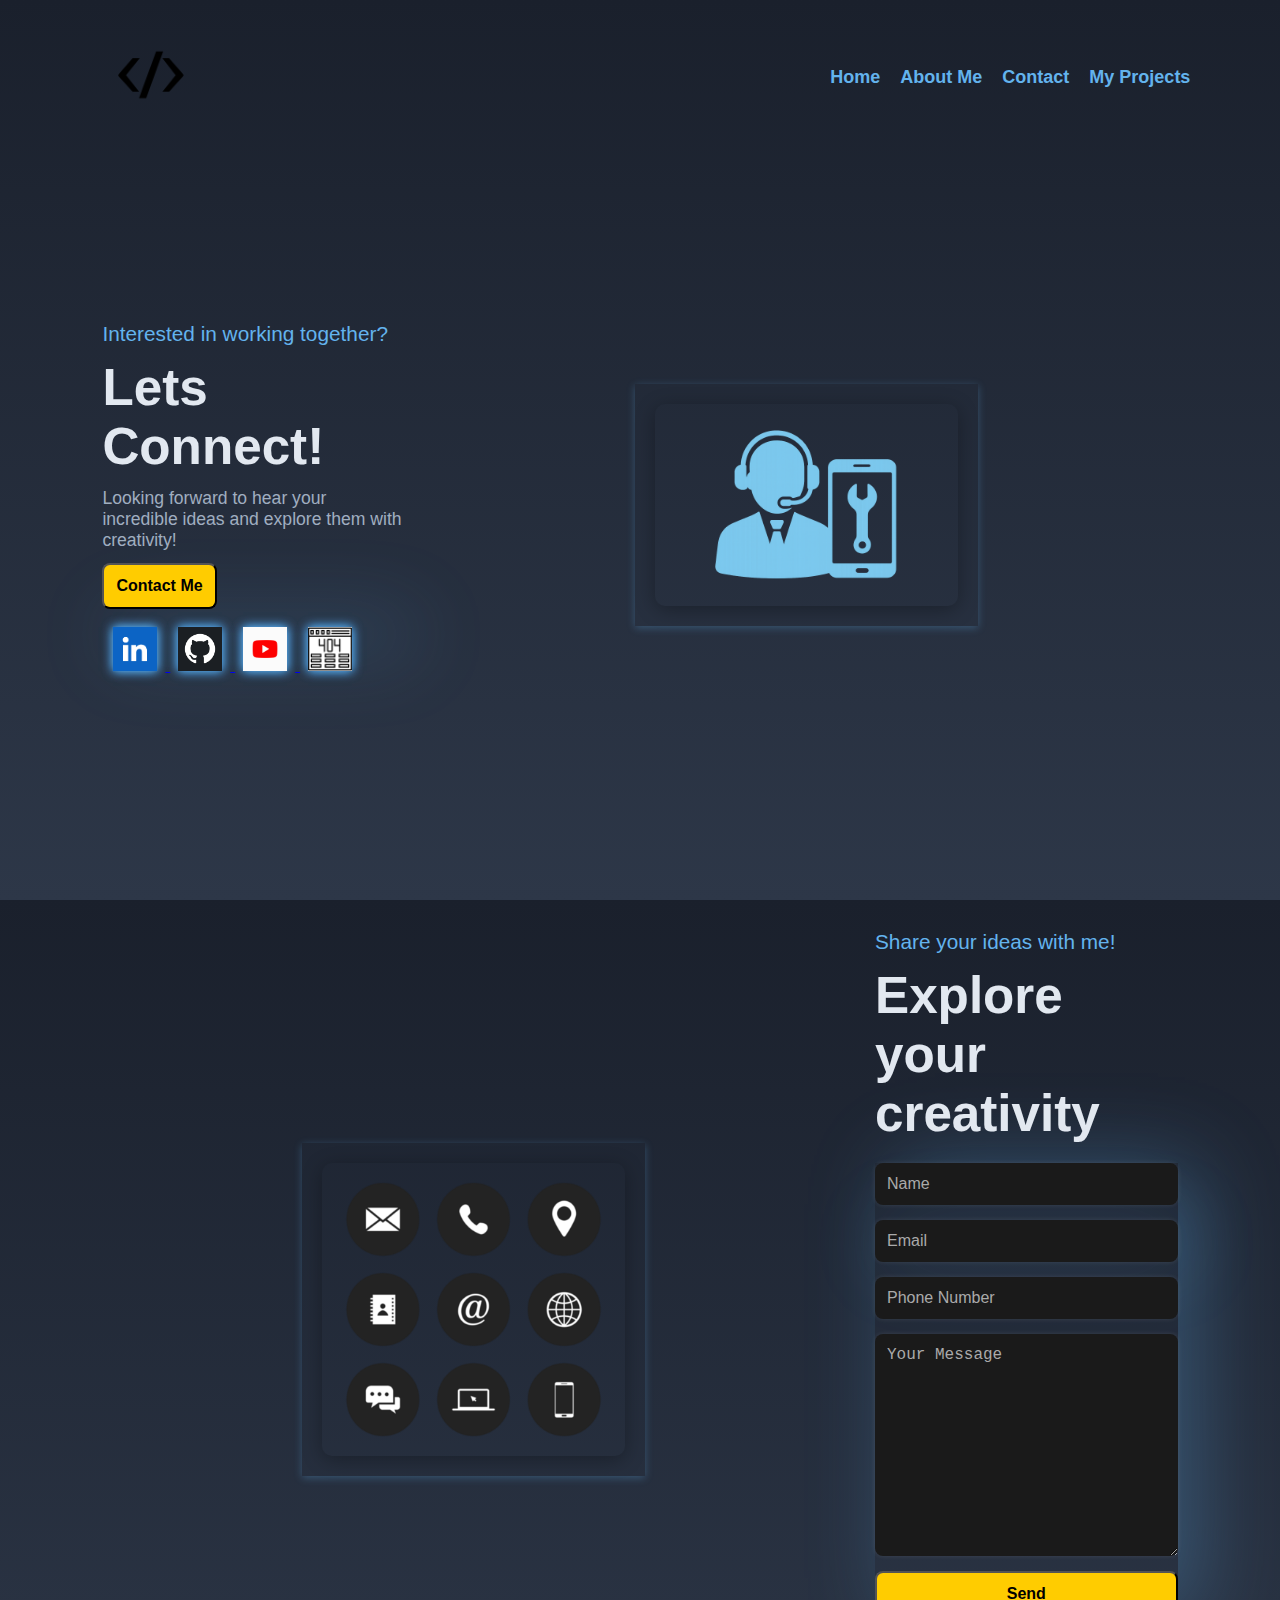
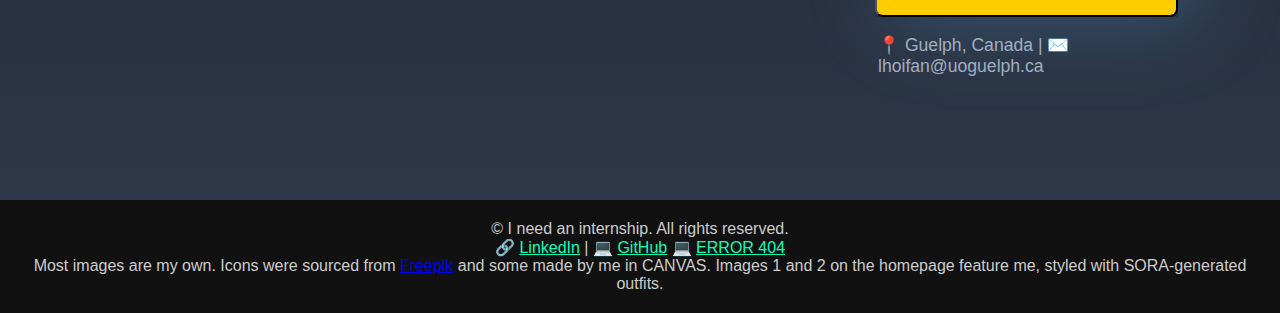
<file: one.html>
<!DOCTYPE html>
<html lang="en">
<head>
  <meta charset="UTF-8">
  <meta name="viewport" content="width=device-width, initial-scale=1.0">
  <title>Luis Hoi</title>
  <link rel="stylesheet" href="webstyle.css">
  <meta name="robots" content="index, follow">
  <meta name="theme-color" content="#09f">
  <link rel="icon" href="logocode.png">
  <meta name="contactLuisHoi" content="Contact Me Luis Hoi Computer Science">
</head>
<body>
<div class="page-container">
  <div class="nav-bar">
    <a href="index.html"><img title="logo" src="images/logocode.png" alt="logo" class="nav-emblem"></a>
    <ul class="nav-list">
      <li><a href="index.html" rel="noopener noreferrer">Home</a></li>
      <li><a href="two.html" rel="noopener noreferrer">About Me</a></li>
      <li><a href="one.html" rel="noopener noreferrer">Contact</a></li>
        <li><a href="projects.html" rel="noopener noreferrer">My Projects</a></li>
      </ul>
    </div>








    <section id="inicio" class="intro-section">
      <div class="banner-layout">
        <div class="banner-info">
          <h3 class="contact-banner-h3">Interested in working together?</h3>
          <h1>Lets Connect!</h1>
          <p>Looking forward to hear your incredible ideas and explore them with creativity!</p>
        <a href="#form-section"><button class="contact-banner-btn">Contact Me</button></a>
        <p class="social-links">
          <a href="https://www.linkedin.com/in/luis-hoi-41a8302a4/" target="_blank">
            <img src="images/lindin.png" alt="LinkedIn" width="44" height="44" class="social-icon">
          </a>
          <a href="https://github.com/Solarcemir" target="_blank">
            <img src="images/githubb.webp" alt="GitHub" width="44" height="44" class="social-icon">
          </a>
          <a href="https://www.youtube.com/@solarcemir534" target="_blank">
            <img src="images/ytt.png" alt="YouTube" width="44" height="44" class="social-icon">
          </a>
            <a href="404.html" target="_blank">
              <img src="images/404.jpg" alt="404" width="44" height="44" class="social-icon">
            </a>
        </p>
      </div>
      <div class="contact-profile-pic">
        <img src="images/letsconnect.png" alt="Lets Connect" class="contact-profile-img">
      </div>
    </div>
  </section>
</div>





  <div class="page-container">
    <section id="form-section" class="intro-section">
      <div class="banner-layout">
        <div class="contact-profile-pic">
          <img src="images/iconsContact.webp" alt="Lets Connect" class="contact-profile-img">
        </div>
        <div class="banner-info">
      <h3 class="contact-banner-h3">Share your ideas with me!</h3>
      <h1>Explore your creativity</h1>
      <p></p>
      <form class="contact-form">
        <input class="contact-input" type="text" name="name" placeholder="Name" required>
        <input class="contact-input" type="email" name="email" placeholder="Email" required>
        <input class="contact-input" type="tel" name="phone" placeholder="Phone Number">
        <textarea class="contact-textarea" name="message" placeholder="Your Message" rows="11" required></textarea>
        <button class="contact-banner-btn">Send</button>
      </form>



      <p class="social-links">
        📍 Guelph, Canada | ✉️ lhoifan@uoguelph.ca
      </p>
    </div>
  </div>
</section>
</div>

<footer class="page-footer">
<p>© I need an internship. All rights reserved.</p>
<p>
  🔗 <a href="https://www.linkedin.com/in/luis-hoi-41a8302a4/" class="footer-link">LinkedIn</a> |
  💻 <a href="https://github.com/dashboard" class="footer-link">GitHub</a>
  💻 <a href="404.html" class="footer-link">ERROR 404</a>
</p>
<p>Most images are my own. Icons were sourced from <a href="https://www.freepik.com" target="_blank">Freepik</a> and some made by me in CANVAS. Images 1 and 2 on the homepage feature me, styled with SORA-generated outfits.</p>
</footer>
</body>
</html>
</file>
<file: webstyle.css>
/* *****/
* {
  margin: 0;
  padding: 0;
  box-sizing: border-box;
}

body {
  font-family: 'Arial', sans-serif;
  background: none;
}

/* content principals*/
.page-container {
  background: linear-gradient(to bottom, #1A202C, #2D3748);
  background-position: center;
  background-size: cover;
  position: relative;
  min-height: 100vh;
  margin: 0;
}



.page-wrapper {
  background: linear-gradient(to bottom, #1A202C, #2D3748);
  background-position: center;
  background-size: cover;
  position: relative;
  min-height: 100vh;
  margin: 0;
}

/* Nave */
.nav-bar {
  width: 86%;
  margin: auto;
  padding: 15px 0;
  display: flex;
  align-items: center;
  justify-content: space-between;
}



.nav-emblem {
  width: 120px;
  cursor: pointer;
  filter: brightness(1.2);
}

.nav-list {
  display: flex;
  gap: 20px;
}

.nav-list li {
  list-style: none;
}




.nav-list li a {
  text-decoration: none;
  color: #63B3ED;
  font-size: 18px;
  font-weight: 600;
  transition: color 0.3s ease;
}

.nav-list li a:hover {
  color: #0bffba;
}

/* Section intro */
.intro-section {
  padding: 30px 8% 60px 8%;
  background: none;
  display: block;
}

.banner-layout {
  display: flex;
  align-items: center;
  justify-content: space-between;
  flex-wrap: wrap;
  gap: 30px;
}




.banner-info {
  flex: 1;
  min-width: 280px;
}

.home-banner-h3 {
  font-size: 1.3rem;
  font-weight: 500;
  color: #63B3ED;
  margin-bottom: 12px;
  transition: 0.3s ease;
}

.contact-banner-h3 {
  font-size: 1.3rem;
  font-weight: 500;
  color: #63B3ED;
  margin-bottom: 12px;
  transition: 0.3s ease;
  box-shadow: 10px 300px 80px rgba(99, 179, 237, 0.3);
}




.banner-info h1 {
  font-size: 3.2rem;
  font-weight: 700;
  margin-bottom: 12px;
  color: #E2E8F0;
  transition: 0.3s ease;
}

.banner-info p {
  font-size: 1.1rem;
  color: #A0AEC0;
  margin-bottom: 12px;
  max-width: 600px;
  transition: 0.3s ease;
}

.social-links {
  font-weight: 500;
  margin-top: 12px;
  color: #206ed4;
  font-size: 1rem;
  padding-left: 1%;
  padding-top: 2%;
}

#boxes{

box-shadow:
   aquamarine;
  border-color: aqua;
}



.home-banner-btn {
  margin-top: 25px;
  padding: 12px 28px;
  font-size: 1.1rem;
  font-weight: 600;
  color: #1A202C;
  background-color: #f8df00;
  border: none;
  border-radius: 8px;
  cursor: pointer;
  transition: background-color 0.3s ease, box-shadow 0.3s ease;
}

.home-banner-btn:hover {
  background-color: #1afad1;
  box-shadow: 0 2px 8px rgba(99, 179, 237, 0.3);
}

#provisional{
  color: transparent;
}




.contact-banner-btn {
  padding: 12px;
  border-radius: 8px;
  background-color: #ffcc00;
  color: black;
  font-weight: bold;
  font-size: 1rem;
  cursor: pointer;
}

.contact-banner-btn:hover {
  background-color: #e6b800;
}

.home-profile-pic {
  flex: 1;
  display: flex;
  justify-content: flex-end;
  align-items: center;
  padding: 20px;
  transition: 0.3s ease;
  background-image: url(images/tinta-Photoroom.png);
  background-position: center;
  background-size: cover;
  background-repeat: no-repeat;
}

.contact-profile-pic {
  flex: 1;
  display: flex;
  justify-content: flex-end;
  align-items: center;
  padding: 20px;
  transition: 0.3s ease;
  background-position: left;
  background-size: cover;
  background-repeat: no-repeat;
  margin: 200px;
  box-shadow: 0 2px 8px rgba(99, 179, 237, 0.3);
}




.profile-img {
  width: 100%;
  max-width: 400px;
  height: auto;
  max-height: 900px;
  border-radius: 10px;
  object-fit: cover;
  box-shadow: 0 4px 20px rgba(0, 0, 0, 0.3), 0 0 10px #63B3ED, 0 0 10px #3182CE, 0 0 1px #2B6CB0;
}




.contact-profile-img {
  width: 100%;
  max-width: 600px;
  height: auto;
  max-height: 900px;
  border-radius: 10px;
  object-fit: cover;
  box-shadow: 0 4px 20px rgba(0, 0, 0, 0.3);
}



/* Titles*/
.section-title {
  font-size: 2.3rem;
  font-weight: 700;
  color: #63B3ED;
  text-align: center;
  margin-bottom: 40px;
  margin-top: 20px;
  text-shadow: 0 1px 2px rgba(0, 0, 0, 0.3);
  box-shadow: 0 0 10px #63B3ED, 0 0 20px #3182CE, 0 0 30px #2B6CB0;
}




/* Bio */
.bio-block {
  padding: 60px 8%;
  background: linear-gradient(to bottom, #1A202C, #2D3748);
  display: block;
  margin: 0;
}

.bio-layout {
  display: flex;
  align-items: center;
  justify-content: space-between;
  flex-wrap: wrap;
  gap: 30px;
}

.bio-desc {
  flex: 1;
  min-width: 280px;
}

.bio-desc h3 {
  font-size: 1.6rem;
  font-weight: 700;
  color: #fffbfb;
  margin-bottom: 14px;
  text-shadow: 1px 1px 4px rgba(0, 0, 0, 0.4);
  background: linear-gradient(to right, #63B3ED, #4299E1);
  transition: 0.3s ease;
}

.bio-desc p {
  font-size: 1.15rem;
  color: #CBD5E0;
  margin-bottom: 12px;
  max-width: 650px;
  line-height: 1.6;
  text-shadow: 0 1px 2px rgba(0, 0, 0, 0.4);
  border-left: 4px solid #4299E1;
  padding-left: 16px;
  background: rgba(66, 153, 225, 0.05);
  border-radius: 6px;
  transition: 0.3s ease;
}

.home-bio-pic {
  flex: 1;
  display: flex;
  justify-content: flex-start;
  align-items: center;
  padding: 20px;
  transition: 0.3s ease;
  background-image: url(images/verdepincel.png);
  background-position: 10px;
  background-size: 100%;
}

.about-bio-pic {
  flex: 1;
  display: flex;
  justify-content: center;
  align-items: center;
  padding: 20px;
  background-position: center;
  background-size: 100%;
  background-repeat: no-repeat;
}



.bio-img {
  width: 100%;
  max-width: 400px;
  height: auto;
  max-height: 900px;
  border-radius: 10px;
  object-fit: cover;
  box-shadow: 0 4px 20px rgba(0, 0, 0, 0.3), 0 0 4px #63B3ED, 0 0 1px #3182CE, 0 0 1px #2B6CB0;
}




.about-bio-img {
  width: 100%;
  max-width: 600px;
  height: 500px;
  border-radius: 12px;
  object-fit: cover;
  box-shadow: 0 6px 25px rgba(0, 0, 0, 0.4), 0 0 10px #63B3ED, 0 0 20px #3182CE, 0 0 30px #2B6CB0;
  transition: 0.3s ease;
}

/* Exp and education */
.exp-edu-section {
  background: linear-gradient(to bottom, #1A202C, #2D3748);
  padding: 60px 8%;
  margin: 0;
}

.exp-edu-layout {
  display: flex;
  gap: 15px;
  justify-content: center;
  width: 100%;
  max-width: 100%;
  margin: 0 auto;
  padding: 20px;
  background: none;
}

.work-exp, .edu-history {
  background: #2D3748;
  padding: 20px;
  width: 48%;
  border-radius: 10px;
  box-shadow: 0 0 10px #63B3ED, 0 0 20px #3182CE, 0 0 30px #2B6CB0;
  margin-top: 10%;
  margin-bottom: 10%;
}

.subheading {
  font-size: 1.8rem;
  text-align: center;
  padding: 20px;
  color: #63B3ED;
  margin-bottom: 20px;
}

.entry-item {
  display: flex;
  align-items: center;
  margin-bottom: 50px;
  gap: 15px;
}

.entry-img {
  width: 180px;
  height: 120px;
  object-fit: cover;
  border-radius: 8px;
  border: 1px solid #4A5568;
  margin: auto;
  box-shadow: 0 0 4px #63B3ED, 0 0 8px #3182CE, 0 0 8px #60e7ff;
}

.entry-details h4 {
  margin: 0;
  font-size: 1.2rem;
  color: #E2E8F0;
}

.entry-details p {
  margin: 4px 0;
  font-size: 0.9rem;
  color: #A0AEC0;
}

/* Services*/
.services-section {
  background: linear-gradient(to bottom, #1A202C, #2D3748);
  padding: 60px 8%;
  margin: 0;
}

.services-layout {
  display: flex;
  flex-wrap: wrap;
  gap: 60px;
  justify-content: center;
  padding: 20px;
  background: none;
}

.service-card {
  background: #2D3748;
  padding: 25px;
  width: 100%;
  max-width: 380px;
  display: flex;
  flex-direction: column;
  justify-content: space-between;
  height: auto;
  border-radius: 10px;
  box-shadow: 0 0 10px #63B3ED, 0 0 20px #3182CE, 0 0 30px #2B6CB0;
}



.service-content {
  display: flex;
  flex-direction: column;
  align-items: center;
  gap: 15px;


}

.service-desc {
  text-align: center;
}

.service-desc h3 {
  color: aliceblue;
}

.service-img {
  width: 180px;


  height: 120px;
  object-fit: cover;
}

/* Proyectos */
.home-projects-section {
  background: linear-gradient(to bottom, #1A202C, #2D3748);
  padding: 60px 8%;
  margin: 0;


}

.projects-section {
  background: linear-gradient(to bottom, #1A202C, #2D3748);
  background-position: center;
  background-size: cover;
  position: relative;
  padding: 40px;
  color: #f7fafc;
  display: flex;
  flex-direction: column;
  gap: 90px;
}

.home-projects-layout {
  max-width: max-content;
  margin: 0 auto;
  padding: 5% 0;
  background: none;
}



.projects-block {
  max-width: 800px;
  margin: 0 auto;
  padding: 20px;
  background-color: rgba(255, 255, 255, 0.05);
  border-radius: 12px;
  box-shadow: 0 0 10px rgba(0, 255, 255, 0.2);
}

.projects-block h3 {
  font-size: 1.8rem;
  margin-bottom: 15px;
  color: #63B3ED;
}

.projects-block p {
  font-size: 1.1rem;
  line-height: 1.7;
  color: #e2e8f0;
}

.projects-block li {
  padding: 3%;
}

.projects-grid {
  display: flex;
  gap: 20px;
  justify-content: center;
  align-items: stretch;
  padding: 5%;
}

.project-item {
  flex: 1;
  min-width: 300px;
  height: auto;
  text-align: left;
  padding: 20px;
  background: #2D3748;
  border-radius: 10px;
  box-shadow: 0 0 10px #63B3ED, 0 0 20px #3182CE, 0 0 30px #2B6CB0;
  display: flex;
  flex-direction: column;
  justify-content: space-between;
}

.project-item h3 {
  font-size: 1.5rem;
  color: #63B3ED;
  margin-bottom: 15px;
}

.project-item p {
  font-size: 1.4rem;
  color: #ebecec;
  line-height: 1.5;
  padding: 5%;
  flex-grow: 1;
}

.project-item ul {
  list-style: none;
  padding-left: 20px;
  margin: 0;
}

.project-item ul li {
  position: relative;
  color: #A0AEC0;
  margin-bottom: 8px;
}

.project-item ul li::before {
  content: "•";
  color: #63B3ED;
  font-size: 1.5rem;
  position: absolute;
  left: -20px;
  top: 0;
}

.home-project-img {
  width: 100%;
  max-width: 200px;
  height: 200px;
  margin: 20px auto 0;
  display: block;
  border-radius: 8px;
  box-shadow: 0 2px 6px rgba(20, 215, 212, 0.3);
}

.projects-img {
  width: 80%;
  min-width: 150px;
  margin: 60px;
  margin-left: 23px;
  height: 400px;
  box-shadow: 0 0 10px rgba(203, 5, 253, 0.978);
}

.project-gallery {
  display: flex;
  max-width: 300px;
  width: 100%;
  height: auto;
  margin: 0 auto;
  justify-content: center;
  gap: 35px;
  padding: 10px;
}

/* Botones */
.btn-container {
  display: flex;
  justify-content: center;
  align-items: center;
  margin-top: 20px;
}

.btn-circle {
  width: 300px;
  height: 70px;
  background-color: #63B3ED;
  border: none;
  border-radius: 50%;
  color: #1A202C;
  font-size: 1.2rem;
  font-weight: bold;
  cursor: pointer;
  transition: background-color 0.3s ease;
}

.btn-circle:hover {
  background-color: #24e2a0;
}

.see-more-link {
  background-color: #0fe9a4;
  color: rgb(0, 0, 0);
  padding: 12px 10px;
  border: 2px solid #1497fb;
  border-radius: 10px;
  text-decoration: none;
  font-style: italic;
  font-size: 1.2rem;
  transition: 0.3s ease;
}

.see-more-link:hover {
  background-color: #34eeff;
  color: rgb(20, 19, 19);
}

/*scocial icons */
.social-icon {
  width: 44px;
  height: 44px;
  margin: 0 8px;
  transition: transform 0.2s ease;
  box-shadow: 0 0 10px #63B3ED, 0 0 10px #3182CE, 0 0 1px #2B6CB0;
}

.social-icon:hover {
  transform: scale(1.2);
}

/* Contact */
.contact-area {
  height: 200px;
  padding: 10%;
}

.contact-form {
  display: flex;
  flex-direction: column;
  gap: 15px;
  margin-top: 20px;
  max-width: 500px;
  box-shadow: 20px 1px 80px rgba(99, 179, 237, 0.3);
}

.contact-input,
.contact-textarea {
  padding: 12px;
  border-radius: 8px;
  border: none;
  font-size: 1rem;
  background-color: #1a1a1a;
  color: #fff;
  box-shadow: 0 0 5px rgba(255, 255, 255, 0.1);
  transition: 0.3s ease;
}

.contact-input::placeholder,
.contact-textarea::placeholder {
  color: #aaa;
}

.contact-input:focus,
.contact-textarea:focus {
  outline: none;
}

/* 404 */
.error-content {
  display: block;
  margin: 0 auto;
  max-width: 600px;
  width: 100%;
  height: auto;
  max-height: 700px;
  border: #0bffba;
}

.error-img-full {
  display: block;
  margin: 0 auto;
  max-width: 600px;
  width: 100%;
  height: 560px;
  max-height: 700px;
  padding: 3%;
  border-radius: 12px;
  box-shadow: 0 0 25px #0bffba;
  transition: 0.3s ease;
}




.error-img-doge{

  display: block;
  margin: 0 auto;
  max-width: 600px;
  width: 100%;
  height: 560px;
  max-height: 400px;
  padding: 3%;
  border-radius: 12px;
  transition: 0.3s ease;


}

.error-img-simple {
  width: 300px;
  border-radius: 10px;
}

/* header*/
.header-media {
  display: block;
  margin: 0 auto;
  max-width: 600px;
  width: 100%;
  height: auto;
  max-height: 700px;
  border: #0bffba;
}

.projects-header {
  margin: auto;
  justify-content: center;
  align-items: center;
  min-width: 400px;
  min-height: 300px;
}

.page-heading {
  display: flex;
  justify-content: center;
  align-items: center;
  text-align: center;
  font-size: 2em;
  color: #0bffba;
  margin-top: 15vh;
  text-shadow: 0 0 10px rgb(226, 13, 219), 0 0 20px rgb(26, 23, 23), 0 0 10px crimson;
}

.page-subheading {
  display: flex;
  justify-content: center;
  align-items: center;
  text-align: center;
  font-size: 1em;
  color: #000000;
  text-shadow: 0 0 10px rgb(226, 13, 219), 0 0 20px rgb(26, 23, 23), 0 0 10px crimson;
}

.error-title {
  text-align: center;
  font-size: 5em;
  color: #1ce1e5;
  margin-top: 10vh;
  text-shadow: 0 0 10px rgb(25, 201, 255), 0 0 20px rgb(16, 213, 181);
}

.error-subtitle {
  text-align: center;
  color: #ffffff;
}

.error-text {
  text-align: center;
  margin: 20px;
  color: #cccccc;
}

.error-links {
  text-align: center;
}

.error-links a {
  color: #0bffba;
  font-size: 1.2em;
}

.image-container {
  display: flex;
  justify-content: center;
  margin-top: 30px;
}

/* Footer */
.page-footer {
  background-color: #111;
  color: #ccc;
  text-align: center;
  padding: 20px;
}

.footer-link {
  color: #0bffba;
}

.highlight-text {
  color: #0bffba;
}




.my-projects-photo{

  display: block;
  margin: 0 auto;
  max-width: 600px;
  width: 100%;
  height: 460px;
  max-height: 700px;
  padding: 3%;
  border-radius: 12px;
  transition: 0.3s ease;

}
</file>
